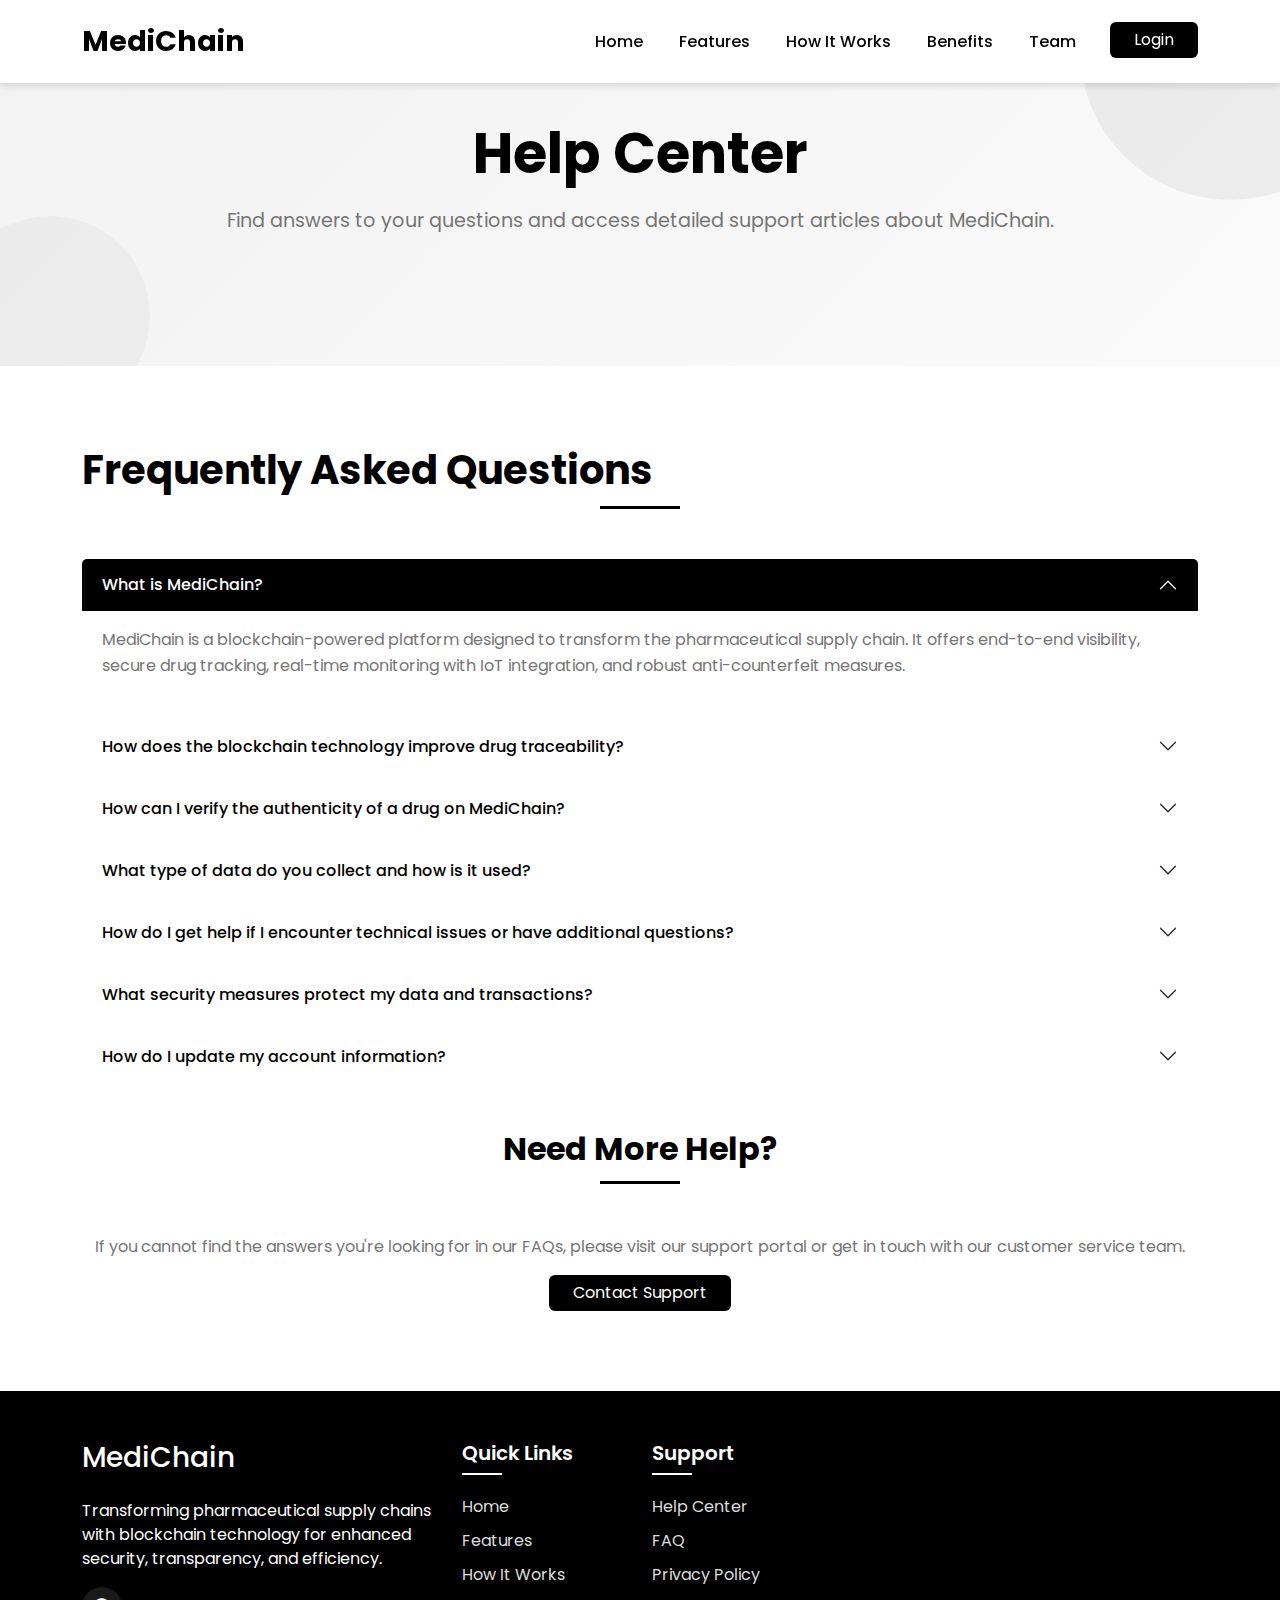
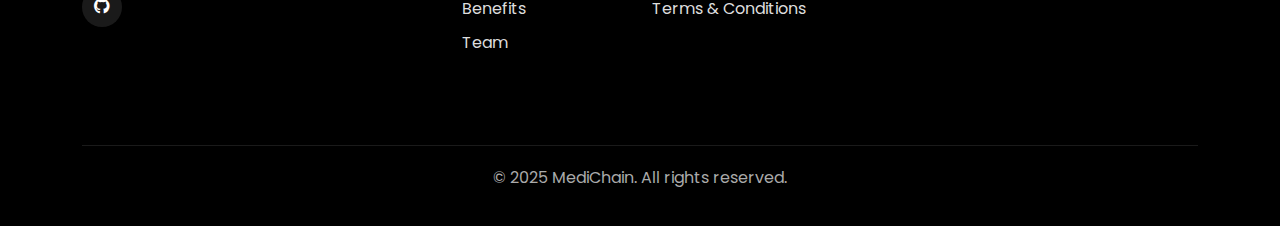
<file: help-center.html>
<!DOCTYPE html>
<html lang="en">
<head>
  <meta charset="UTF-8">
  <meta name="viewport" content="width=device-width, initial-scale=1.0">
  <title>MediChain | Help Center</title>
  <link rel="icon" href="assets/favicon.png" type="image/png">
  <!-- Bootstrap CSS -->
  <link href="https://cdn.jsdelivr.net/npm/bootstrap@5.3.0-alpha1/dist/css/bootstrap.min.css" rel="stylesheet">
  <!-- Font Awesome -->
  <link rel="stylesheet" href="https://cdnjs.cloudflare.com/ajax/libs/font-awesome/6.0.0/css/all.min.css">
  <!-- Google Fonts -->
  <link href="https://fonts.googleapis.com/css2?family=Poppins:wght@300;400;500;600;700&display=swap" rel="stylesheet">
  <style>
    :root {
      --primary: #000000;
      --primary-dark: #333333;
      --secondary: #666666;
      --dark: #000000;
      --light: #f5f5f5;
      --gray: #757575;
    }
    * {
      font-family: 'Poppins', sans-serif;
      scroll-behavior: smooth;
    }
    body {
      overflow-x: hidden;
    }
    .bg-primary-custom {
      background-color: var(--primary);
    }
    .text-primary-custom {
      color: var(--primary);
    }
    .btn-primary-custom {
      background-color: var(--primary);
      color: white;
      border: none;
      transition: all 0.3s ease;
    }
    .btn-primary-custom:hover {
      background-color: var(--primary-dark);
      transform: translateY(-3px);
      box-shadow: 0 5px 15px rgba(0, 0, 0, 0.1);
    }
    .btn-outline-primary-custom {
      border: 2px solid var(--primary);
      color: var(--primary);
      background: transparent;
      transition: all 0.3s ease;
    }
    .btn-outline-primary-custom:hover {
      background-color: var(--primary);
      color: white;
      transform: translateY(-3px);
      box-shadow: 0 5px 15px rgba(0, 0, 0, 0.1);
    }
    .navbar {
      box-shadow: 0 4px 6px rgba(0, 0, 0, 0.1);
      padding: 15px 0;
      background-color: white;
    }
    .navbar-brand {
      font-weight: 700;
      font-size: 1.8rem;
      color: var(--primary);
    }
    .nav-link {
      font-weight: 500;
      color: var(--dark) !important;
      margin: 0 10px;
      position: relative;
      transition: all 0.3s ease;
    }
    .nav-link:after {
      content: '';
      position: absolute;
      width: 0;
      height: 2px;
      background-color: var(--primary);
      bottom: 0;
      left: 0;
      transition: width 0.3s ease;
    }
    .nav-link:hover:after {
      width: 100%;
    }
    .hero {
      background: linear-gradient(135deg, rgba(0, 0, 0, 0.05) 0%, rgba(0, 0, 0, 0.02) 100%);
      padding: 120px 0 100px;
      position: relative;
      overflow: hidden;
    }
    .hero::before {
      content: '';
      position: absolute;
      width: 300px;
      height: 300px;
      border-radius: 50%;
      background-color: rgba(0, 0, 0, 0.05);
      top: -100px;
      right: -100px;
      z-index: 0;
    }
    .hero::after {
      content: '';
      position: absolute;
      width: 200px;
      height: 200px;
      border-radius: 50%;
      background-color: rgba(0, 0, 0, 0.03);
      bottom: -50px;
      left: -50px;
      z-index: 0;
    }
    .hero-content {
      position: relative;
      z-index: 1;
    }
    .hero-title {
      font-weight: 700;
      font-size: 3.5rem;
      margin-bottom: 20px;
      color: var(--dark);
    }
    .hero-description {
      font-size: 1.2rem;
      color: var(--gray);
      margin-bottom: 30px;
      max-width: 80%;
    }
    .section-title {
      font-weight: 700;
      font-size: 2.5rem;
      margin-bottom: 50px;
      color: var(--dark);
      position: relative;
      padding-bottom: 15px;
    }
    .section-title::after {
      content: '';
      position: absolute;
      bottom: 0;
      left: 50%;
      transform: translateX(-50%);
      width: 80px;
      height: 3px;
      background-color: var(--primary);
    }
    /* FAQ Accordion Styles */
    .accordion-button {
      background-color: white;
      color: var(--dark);
      font-weight: 500;
      transition: all 0.3s ease;
    }
    .accordion-button:not(.collapsed) {
      color: white;
      background-color: var(--primary);
      box-shadow: inset 0 -1px 0 rgba(0,0,0,0.125);
    }
    .accordion-item {
      border: none;
      margin-bottom: 10px;
    }
    /* Help Center Section */
    .help-section {
      padding: 80px 0;
    }
    .help-section p {
      color: var(--gray);
      line-height: 1.6;
    }
    /* Footer Styles */
    footer {
      background-color: var(--dark);
      color: white;
      padding: 50px 0 20px;
    }
    .footer-links h5 {
      font-weight: 600;
      margin-bottom: 20px;
      position: relative;
      padding-bottom: 10px;
    }
    .footer-links h5::after {
      content: '';
      position: absolute;
      bottom: 0;
      left: 0;
      width: 40px;
      height: 2px;
      background-color: white;
    }
    .footer-links ul {
      list-style: none;
      padding-left: 0;
    }
    .footer-links ul li {
      margin-bottom: 10px;
    }
    .footer-links ul li a {
      color: #ddd;
      text-decoration: none;
      transition: all 0.3s ease;
    }
    .footer-links ul li a:hover {
      color: white;
      text-decoration: none;
      padding-left: 5px;
    }
    .social-links a {
      display: inline-block;
      width: 40px;
      height: 40px;
      background-color: rgba(255,255,255,0.1);
      border-radius: 50%;
      color: white;
      text-align: center;
      line-height: 40px;
      margin-right: 10px;
      transition: all 0.3s ease;
    }
    .social-links a:hover {
      background-color: white;
      color: black;
      transform: translateY(-3px);
    }
    .copyright {
      border-top: 1px solid rgba(255,255,255,0.1);
      padding-top: 20px;
      margin-top: 50px;
      text-align: center;
      color: #aaa;
    }
    .accordion-button:not(.collapsed)::after {
        filter: brightness(0) invert(1);
    transform: var(--bs-accordion-btn-icon-transform);
}
  </style>
</head>
<body>
  <!-- Navbar -->
  <nav class="navbar navbar-expand-lg navbar-light fixed-top">
    <div class="container">
      <a class="navbar-brand" href="index.html">MediChain</a>
      <div class="d-flex gap-3">
        <button class="btn btn-primary-custom px-4 d-lg-none ms-2" onclick="window.location.href='auth.html'">Login</button>
        <button class="navbar-toggler" type="button" data-bs-toggle="collapse" 
                data-bs-target="#navbarNav" aria-controls="navbarNav" aria-expanded="false" 
                aria-label="Toggle navigation">
          <span class="navbar-toggler-icon"></span>
        </button>
      </div>
      <div class="collapse navbar-collapse" id="navbarNav">
        <ul class="navbar-nav ms-auto">
          <li class="nav-item"><a class="nav-link" href="index.html#home">Home</a></li>
          <li class="nav-item"><a class="nav-link" href="index.html#features">Features</a></li>
          <li class="nav-item"><a class="nav-link" href="index.html#how-it-works">How It Works</a></li>
          <li class="nav-item"><a class="nav-link" href="index.html#benefits">Benefits</a></li>
          <li class="nav-item"><a class="nav-link" href="index.html#team">Team</a></li>
          <li class="nav-item ms-3 d-none d-lg-block">
            <button class="btn btn-primary-custom px-4" onclick="window.location.href='auth.html'">Login</button>
          </li>
        </ul>
      </div>
    </div>
  </nav>

  <!-- Hero Section for Help Center -->
  <section class="hero" id="help-hero">
    <div class="container">
      <div class="row align-items-center">
        <div class="col-lg-12 text-center hero-content d-flex justify-content-center flex-column align-items-center">
          <h1 class="hero-title">Help Center</h1>
          <p class="hero-description">
            Find answers to your questions and access detailed support articles about MediChain.
          </p>
        </div>
      </div>
    </div>
  </section>

  <!-- Help Center Content Section -->
  <section class="help-section" id="faq">
    <div class="container">
      <h2 class="section-title">Frequently Asked Questions</h2>
      
      <!-- FAQ Accordion -->
      <div class="accordion" id="faqAccordion">
        <!-- FAQ Item 1 -->
        <div class="accordion-item">
          <h2 class="accordion-header" id="faqHeadingOne">
            <button class="accordion-button" type="button" data-bs-toggle="collapse" data-bs-target="#faqCollapseOne" aria-expanded="true" aria-controls="faqCollapseOne">
              What is MediChain?
            </button>
          </h2>
          <div id="faqCollapseOne" class="accordion-collapse collapse show" aria-labelledby="faqHeadingOne" data-bs-parent="#faqAccordion">
            <div class="accordion-body">
              <p>MediChain is a blockchain-powered platform designed to transform the pharmaceutical supply chain. It offers end-to-end visibility, secure drug tracking, real-time monitoring with IoT integration, and robust anti-counterfeit measures.</p>
            </div>
          </div>
        </div>
        
        <!-- FAQ Item 2 -->
        <div class="accordion-item">
          <h2 class="accordion-header" id="faqHeadingTwo">
            <button class="accordion-button collapsed" type="button" data-bs-toggle="collapse" data-bs-target="#faqCollapseTwo" aria-expanded="false" aria-controls="faqCollapseTwo">
              How does the blockchain technology improve drug traceability?
            </button>
          </h2>
          <div id="faqCollapseTwo" class="accordion-collapse collapse" aria-labelledby="faqHeadingTwo" data-bs-parent="#faqAccordion">
            <div class="accordion-body">
              <p>Our blockchain ledger ensures that every transaction, from drug production to delivery, is permanently recorded and cannot be tampered with. This guarantees complete transparency and accountability throughout the supply chain.</p>
            </div>
          </div>
        </div>
        
        <!-- FAQ Item 3 -->
        <div class="accordion-item">
          <h2 class="accordion-header" id="faqHeadingThree">
            <button class="accordion-button collapsed" type="button" data-bs-toggle="collapse" data-bs-target="#faqCollapseThree" aria-expanded="false" aria-controls="faqCollapseThree">
              How can I verify the authenticity of a drug on MediChain?
            </button>
          </h2>
          <div id="faqCollapseThree" class="accordion-collapse collapse" aria-labelledby="faqHeadingThree" data-bs-parent="#faqAccordion">
            <div class="accordion-body">
              <p>You can verify drug authenticity by scanning the QR code on the product packaging. This instantly retrieves the complete history of the drug as recorded on the blockchain, allowing you to confirm its legitimacy.</p>
            </div>
          </div>
        </div>
        
        <!-- FAQ Item 4 -->
        <div class="accordion-item">
          <h2 class="accordion-header" id="faqHeadingFour">
            <button class="accordion-button collapsed" type="button" data-bs-toggle="collapse" data-bs-target="#faqCollapseFour" aria-expanded="false" aria-controls="faqCollapseFour">
              What type of data do you collect and how is it used?
            </button>
          </h2>
          <div id="faqCollapseFour" class="accordion-collapse collapse" aria-labelledby="faqHeadingFour" data-bs-parent="#faqAccordion">
            <div class="accordion-body">
              <p>We collect personal details, transaction information, technical data, and IoT sensor data to process registrations, secure transactions, and monitor drug quality. All data is handled with strict security and privacy measures in place.</p>
            </div>
          </div>
        </div>
        
        <!-- FAQ Item 5 -->
        <div class="accordion-item">
          <h2 class="accordion-header" id="faqHeadingFive">
            <button class="accordion-button collapsed" type="button" data-bs-toggle="collapse" data-bs-target="#faqCollapseFive" aria-expanded="false" aria-controls="faqCollapseFive">
              How do I get help if I encounter technical issues or have additional questions?
            </button>
          </h2>
          <div id="faqCollapseFive" class="accordion-collapse collapse" aria-labelledby="faqHeadingFive" data-bs-parent="#faqAccordion">
            <div class="accordion-body">
              <p>If you experience any issues or have further questions, please contact our support team at <a href="mailto:noreply.medichain@gmail.com">noreply.medichain@gmail.com</a>.</p>
            </div>
          </div>
        </div>
        
        <!-- FAQ Item 6 -->
        <div class="accordion-item">
          <h2 class="accordion-header" id="faqHeadingSix">
            <button class="accordion-button collapsed" type="button" data-bs-toggle="collapse" data-bs-target="#faqCollapseSix" aria-expanded="false" aria-controls="faqCollapseSix">
              What security measures protect my data and transactions?
            </button>
          </h2>
          <div id="faqCollapseSix" class="accordion-collapse collapse" aria-labelledby="faqHeadingSix" data-bs-parent="#faqAccordion">
            <div class="accordion-body">
              <p>We use state-of-the-art encryption, blockchain immutability, regular security audits, and strict access controls to safeguard your data. These measures ensure that your transactions and personal information are protected against unauthorized access.</p>
            </div>
          </div>
        </div>
        
        <!-- FAQ Item 7 -->
        <div class="accordion-item">
          <h2 class="accordion-header" id="faqHeadingSeven">
            <button class="accordion-button collapsed" type="button" data-bs-toggle="collapse" data-bs-target="#faqCollapseSeven" aria-expanded="false" aria-controls="faqCollapseSeven">
              How do I update my account information?
            </button>
          </h2>
          <div id="faqCollapseSeven" class="accordion-collapse collapse" aria-labelledby="faqHeadingSeven" data-bs-parent="#faqAccordion">
            <div class="accordion-body">
              <p>You can update your account details by logging into your MediChain account and accessing the profile settings page. Follow the on-screen instructions to modify your information securely.</p>
            </div>
          </div>
        </div>
      </div> <!-- End of FAQ Accordion -->

      <!-- Additional Help Section -->
      <div class="mt-5 text-center">
        <h2 class="section-title" style="font-size:2rem;">Need More Help?</h2>
        <p>If you cannot find the answers you're looking for in our FAQs, please visit our support portal or get in touch with our customer service team.</p>
        <a href="mailto:noreply.medichain@gmail.com" class="btn btn-primary-custom px-4">Contact Support</a>
      </div>
    </div>
  </section>

  <!-- Footer -->
  <footer>
    <div class="container">
      <div class="row">
        <div class="col-lg-4 mb-4">
          <h3 class="text-white mb-4">MediChain</h3>
          <p>Transforming pharmaceutical supply chains with blockchain technology for enhanced security, transparency, and efficiency.</p>
          <div class="social-links mt-3">
            <a href="https://github.com/ThisIs-Developer/MediChain"><i class="fab fa-github"></i></a>
          </div>
        </div>
        <div class="col-lg-2 col-md-4 mb-4">
          <div class="footer-links">
            <h5>Quick Links</h5>
            <ul>
              <li><a href="index.html#home">Home</a></li>
              <li><a href="index.html#features">Features</a></li>
              <li><a href="index.html#how-it-works">How It Works</a></li>
              <li><a href="index.html#benefits">Benefits</a></li>
              <li><a href="index.html#team">Team</a></li>
            </ul>
          </div>
        </div>
        <div class="col-lg-3 col-md-4 mb-4">
          <div class="footer-links">
            <h5>Support</h5>
            <ul>
              <li><a href="help-center.html">Help Center</a></li>
              <li><a href="help-center.html#faq">FAQ</a></li>
              <li><a href="privacy-policy.html">Privacy Policy</a></li>
              <li><a href="terms-of-service.html">Terms & Conditions</a></li>
            </ul>
          </div>
        </div>
      </div>
      <div class="copyright">
        <p>&copy; 2025 MediChain. All rights reserved.</p>
      </div>
    </div>
  </footer>

  <!-- Bootstrap Bundle with Popper JS -->
  <script src="https://cdn.jsdelivr.net/npm/bootstrap@5.3.0-alpha1/dist/js/bootstrap.bundle.min.js"></script>
  <!-- Smooth Scrolling Script -->
  <script>
    document.querySelectorAll('a[href^="#"]').forEach(anchor => {
      anchor.addEventListener('click', function(e) {
        e.preventDefault();
        const targetId = this.getAttribute('href');
        if (targetId === '#') return;
        const targetElement = document.querySelector(targetId);
        if (targetElement) {
          window.scrollTo({
            top: targetElement.offsetTop - 80,
            behavior: 'smooth'
          });
        }
        // Close navbar collapse on mobile after link click
        const navbarCollapse = document.querySelector('.navbar-collapse');
        if (navbarCollapse.classList.contains('show')) {
          navbarCollapse.classList.remove('show');
        }
      });
    });

    // Navbar style update on scroll
    window.addEventListener('scroll', function() {
      const navbar = document.querySelector('.navbar');
      if (window.scrollY > 50) {
        navbar.style.padding = '10px 0';
        navbar.style.boxShadow = '0 4px 6px rgba(0,0,0,0.1)';
      } else {
        navbar.style.padding = '15px 0';
        navbar.style.boxShadow = 'none';
      }
    });
  </script>
</body>
</html>
</file>
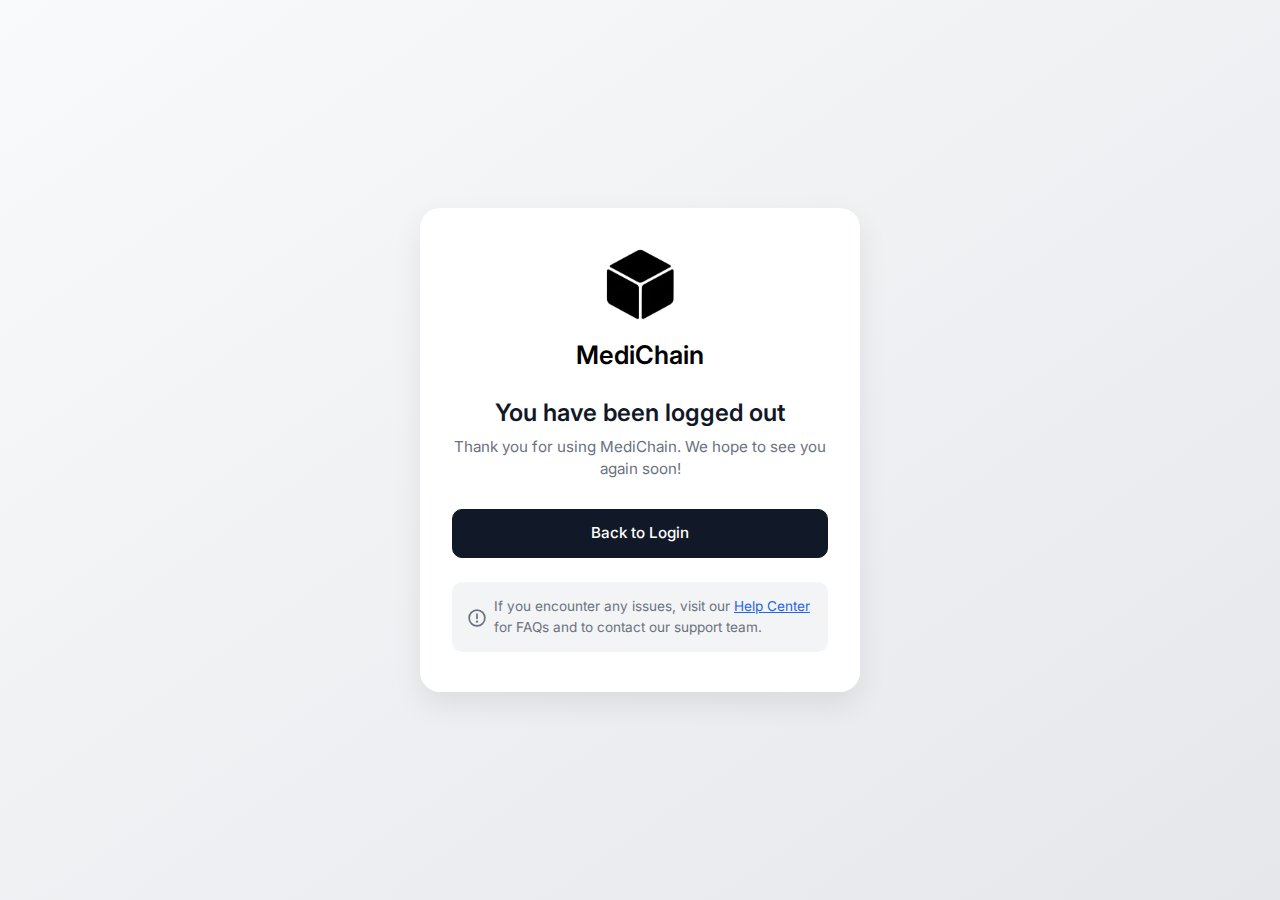
<file: logout.html>
<!DOCTYPE html>
<html lang="en">
<head>
    <meta charset="UTF-8" />
    <meta name="viewport" content="width=device-width, initial-scale=1.0"/>
    <title>Logged Out - MediChain</title>
    <link rel="icon" href="assets/favicon.png" type="image/png"/>
    <link href="https://cdnjs.cloudflare.com/ajax/libs/bootstrap/5.3.2/css/bootstrap.min.css" rel="stylesheet"/>
    <link href="https://fonts.googleapis.com/css2?family=Inter:wght@400;500;600&display=swap" rel="stylesheet"/>
    <style>
        :root {
            --primary-color: #2563eb;
            --dark-color: #111827;
            --text-muted: #6b7280;
            --bg-gradient: linear-gradient(145deg, #f9fafb, #e5e7eb);
        }

        * {
            font-family: 'Inter', sans-serif;
        }

        body {
            background: var(--bg-gradient);
            min-height: 100vh;
            display: flex;
            align-items: center;
            justify-content: center;
            padding: 2rem;
        }

        .form-container {
            max-width: 440px;
            width: 100%;
            background: white;
            border-radius: 20px;
            box-shadow: 0 12px 30px rgba(0, 0, 0, 0.08);
            padding: 2.5rem 2rem;
            text-align: center;
        }

        .logo {
            width: 72px;
            height: 72px;
            margin-bottom: 1rem;
        }

        .brand-name {
            font-size: 1.6rem;
            font-weight: 600;
            color: var(--dark-color);
            margin-bottom: 1.5rem;
        }

        h4 {
            font-weight: 600;
            color: var(--dark-color);
        }

        p {
            color: var(--text-muted);
            font-size: 0.95rem;
            margin-bottom: 1.75rem;
        }

        .btn-primary {
            background-color: var(--dark-color);
            border-color: var(--dark-color);
            font-weight: 500;
            padding: 0.75rem 1.25rem;
            font-size: 0.95rem;
            border-radius: 10px;
            transition: all 0.3s ease;
        }

        .btn-primary:hover {
            background-color: #333;
            transform: translateY(-1.5px);
        }

        .info-text {
            margin-top: 2rem;
            font-size: 0.85rem;
            color: var(--text-muted);
            padding: 0.9rem 1rem;
            background: #f3f4f6;
            border-radius: 10px;
            display: flex;
            align-items: flex-start;
            gap: 0.5rem;
            text-align: left;
        }

        .info-text svg {
            flex-shrink: 0;
            margin-top: 2px;
        }

        @media (max-width: 576px) {
            .form-container {
                padding: 2rem 1.25rem;
                margin: 1rem;
            }
        }
    </style>
</head>
<body>
    <div class="form-container">
        <img src="assets/favicon-bg.png" alt="Logo" class="logo" />
        <div class="brand-name"><a href="index.html" class="text-decoration-none" style="color: #000;">MediChain</a>
        </div>

        <h4>You have been logged out</h4>
        <p>Thank you for using MediChain. We hope to see you again soon!</p>

        <a href="auth.html" class="btn btn-primary w-100">Back to Login</a>

        <div class="info-text mt-4 d-flex align-items-center">
            <svg width="18" height="18" viewBox="0 0 16 16" fill="none" xmlns="http://www.w3.org/2000/svg">
                <circle cx="8" cy="8" r="7" stroke="#6b7280" stroke-width="1.5" fill="none"/>
                <rect x="7.25" y="4" width="1.5" height="5" fill="#6b7280"/>
                <circle cx="8" cy="11.25" r="1" fill="#6b7280"/>
            </svg>
            <div>
                If you encounter any issues, 
                visit our <a href="help-center.html" style="color: #2563eb; text-decoration: underline;">Help Center</a> for FAQs and to contact our support team.
            </div>
        </div>
        
    </div>

    <script src="https://cdnjs.cloudflare.com/ajax/libs/bootstrap/5.3.2/js/bootstrap.bundle.min.js"></script>
</body>
</html>
</file>
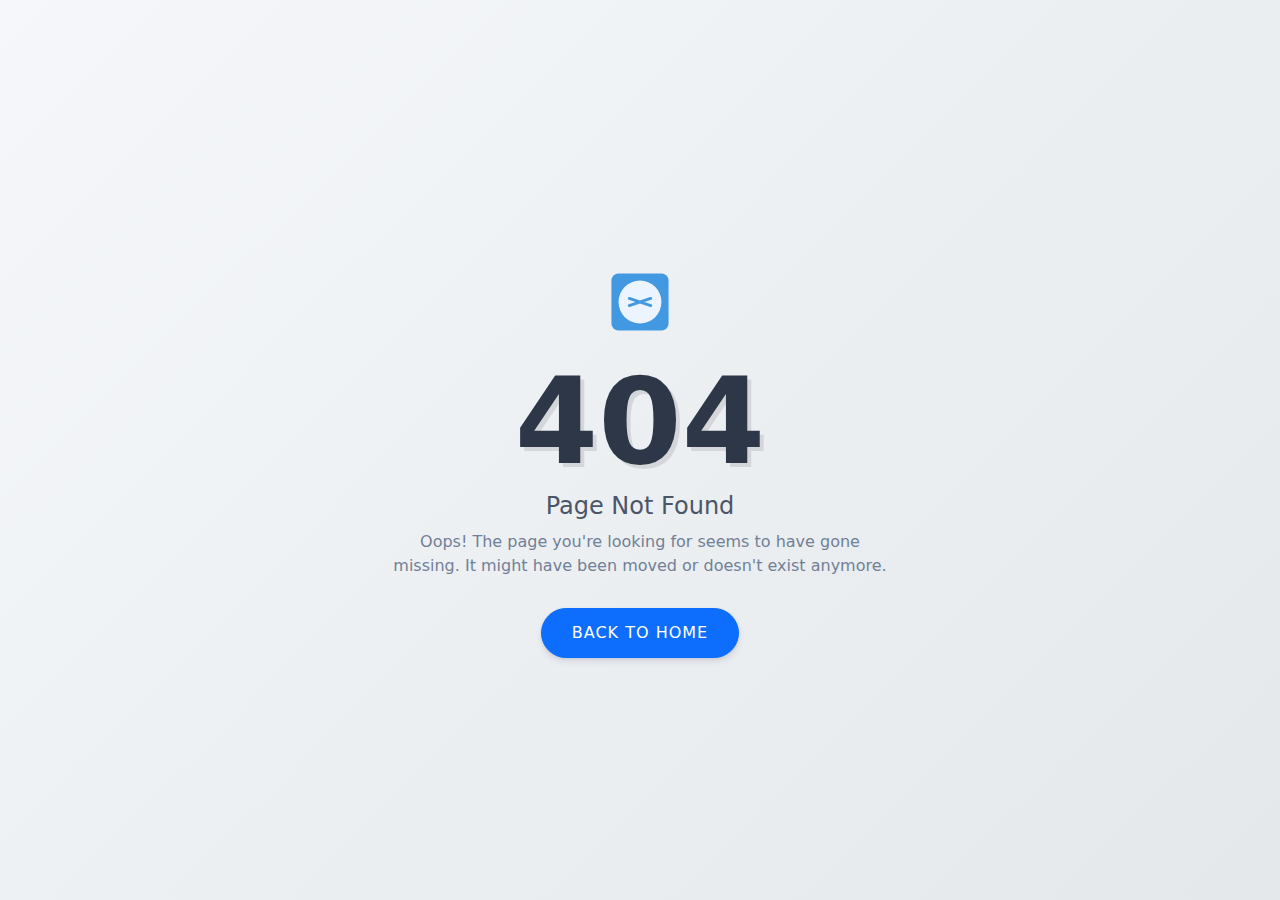
<file: page-404.html>
<!DOCTYPE html>
<html lang="en">
<head>
    <meta charset="UTF-8">
    <meta name="viewport" content="width=device-width, initial-scale=1.0">
    <title>Error 404</title>
    <link rel="icon" href="assets/favicon.png" type="image/png">
    <link href="https://cdnjs.cloudflare.com/ajax/libs/bootstrap/5.3.2/css/bootstrap.min.css" rel="stylesheet">
    <style>
        body {
            min-height: 100vh;
            margin: 0; /* Remove default margin */
            background: linear-gradient(135deg, #f5f7fa 0%, #e4e8eb 100%);
            display: flex;
            align-items: center;
            justify-content: center; /* Center the content vertically and horizontally */
        }

        .error-page {
            text-align: center;
            padding: 20px; /* Reduced padding */
        }

        .error-code {
            font-size: 120px;
            font-weight: bold;
            color: #2d3748;
            text-shadow: 4px 4px 0px rgba(0,0,0,0.1);
            margin: 10px 0; /* Reduced margin */
            line-height: 1;
        }

        .error-text {
            font-size: 24px;
            color: #4a5568;
            margin: 10px 0; /* Adjusted margin */
        }

        .error-description {
            color: #718096;
            margin-bottom: 30px;
            max-width: 500px;
            margin-left: auto;
            margin-right: auto;
        }

        .error-illustration {
            max-width: 300px;
            margin: 10px auto; /* Adjusted margin */
        }

        .btn-home {
            padding: 12px 30px;
            font-size: 16px;
            border-radius: 30px;
            text-transform: uppercase;
            letter-spacing: 1px;
            box-shadow: 0 4px 6px rgba(50, 50, 93, 0.11), 0 1px 3px rgba(0, 0, 0, 0.08);
            transition: all 0.15s ease;
        }

        .btn-home:hover {
            transform: translateY(-1px);
            box-shadow: 0 7px 14px rgba(50, 50, 93, 0.1), 0 3px 6px rgba(0, 0, 0, 0.08);
        }

        /* SVG Animations */
        .error-illustration svg {
            max-width: 100%;
            height: auto;
        }

        @keyframes float {
            0% { transform: translateY(0px); }
            50% { transform: translateY(-20px); }
            100% { transform: translateY(0px); }
        }

        .floating {
            animation: float 6s ease-in-out infinite;
        }
    </style>
</head>
<body>
    <!-- 404 Error Page -->
    <div class="container error-page" id="error404">
        <div class="error-illustration floating">
            <svg viewBox="30 30 140 140" xmlns="http://www.w3.org/2000/svg" width="100" height="100">
                <rect x="60" y="60" width="80" height="80" rx="10" fill="#4299e1"/>
                <circle cx="100" cy="100" r="30" fill="#ebf4ff"/>
                <path d="M85 95 L115 105 M85 105 L115 95" stroke="#4299e1" stroke-width="4" stroke-linecap="round"/>
            </svg>
        </div>
        <h1 class="error-code">404</h1>
        <h2 class="error-text">Page Not Found</h2>
        <p class="error-description">
            Oops! The page you're looking for seems to have gone missing. 
            It might have been moved or doesn't exist anymore.
        </p>
        <div class="d-flex justify-content-center gap-3">
            <a href="user.html" class="btn btn-primary btn-home">
                Back to Home
            </a>
        </div>
    </div>
</body>
</html>
</file>
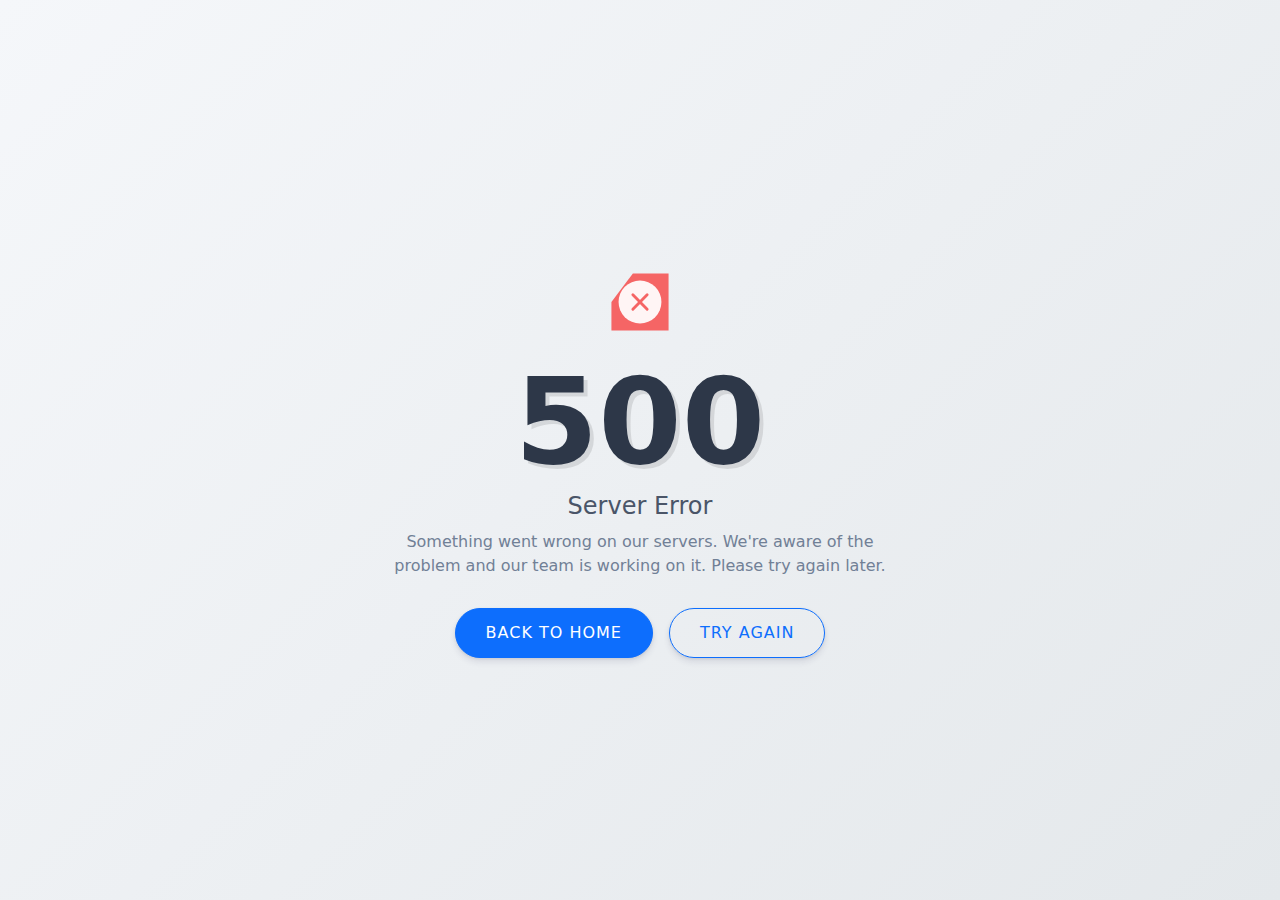
<file: page-500.html>
<!DOCTYPE html>
<html lang="en">
<head>
    <meta charset="UTF-8">
    <meta name="viewport" content="width=device-width, initial-scale=1.0">
    <title>Error 500</title>
    <link rel="icon" href="assets/favicon.png" type="image/png">
    <link href="https://cdnjs.cloudflare.com/ajax/libs/bootstrap/5.3.2/css/bootstrap.min.css" rel="stylesheet">
    <style>
      body {
          min-height: 100vh;
          margin: 0; /* Remove default margin */
          background: linear-gradient(135deg, #f5f7fa 0%, #e4e8eb 100%);
          display: flex;
          align-items: center;
          justify-content: center; /* Center the content vertically and horizontally */
      }

      .error-page {
          text-align: center;
          padding: 20px; /* Reduced padding */
      }

      .error-code {
          font-size: 120px;
          font-weight: bold;
          color: #2d3748;
          text-shadow: 4px 4px 0px rgba(0,0,0,0.1);
          margin: 10px 0; /* Reduced margin */
          line-height: 1;
      }

      .error-text {
          font-size: 24px;
          color: #4a5568;
          margin: 10px 0; /* Adjusted margin */
      }

      .error-description {
          color: #718096;
          margin-bottom: 30px;
          max-width: 500px;
          margin-left: auto;
          margin-right: auto;
      }

      .error-illustration {
          max-width: 300px;
          margin: 10px auto; /* Adjusted margin */
      }

      .btn-home {
          padding: 12px 30px;
          font-size: 16px;
          border-radius: 30px;
          text-transform: uppercase;
          letter-spacing: 1px;
          box-shadow: 0 4px 6px rgba(50, 50, 93, 0.11), 0 1px 3px rgba(0, 0, 0, 0.08);
          transition: all 0.15s ease;
      }

      .btn-home:hover {
          transform: translateY(-1px);
          box-shadow: 0 7px 14px rgba(50, 50, 93, 0.1), 0 3px 6px rgba(0, 0, 0, 0.08);
      }

      /* SVG Animations */
      .error-illustration svg {
          max-width: 100%;
          height: auto;
      }

      @keyframes float {
          0% { transform: translateY(0px); }
          50% { transform: translateY(-20px); }
          100% { transform: translateY(0px); }
      }

      .floating {
          animation: float 6s ease-in-out infinite;
      }
  </style>
</head>
<body>
    <!-- 500 Error Page -->
    <div class="container error-page" id="error500">
        <div class="error-illustration floating">
            <svg viewBox="30 30 140 140" xmlns="http://www.w3.org/2000/svg" width="100" height="100">
                <path d="M60 100 L90 60 L140 60 L140 140 L60 140 Z" fill="#f56565"/>
                <circle cx="100" cy="100" r="30" fill="#fff5f5"/>
                <path d="M90 90 L110 110 M90 110 L110 90" stroke="#f56565" stroke-width="4" stroke-linecap="round"/>
            </svg>
        </div>
        
        <h1 class="error-code">500</h1>
        <h2 class="error-text">Server Error</h2>
        <p class="error-description">
            Something went wrong on our servers. We're aware of the problem 
            and our team is working on it. Please try again later.
        </p>
        <div class="d-flex justify-content-center gap-3">
            <a href="user.html" class="btn btn-primary btn-home">
                Back to Home
            </a>
            <button onclick="location.reload()" class="btn btn-outline-primary btn-home">
                Try Again
            </button>
        </div>
    </div>
</body>
</html>
</file>
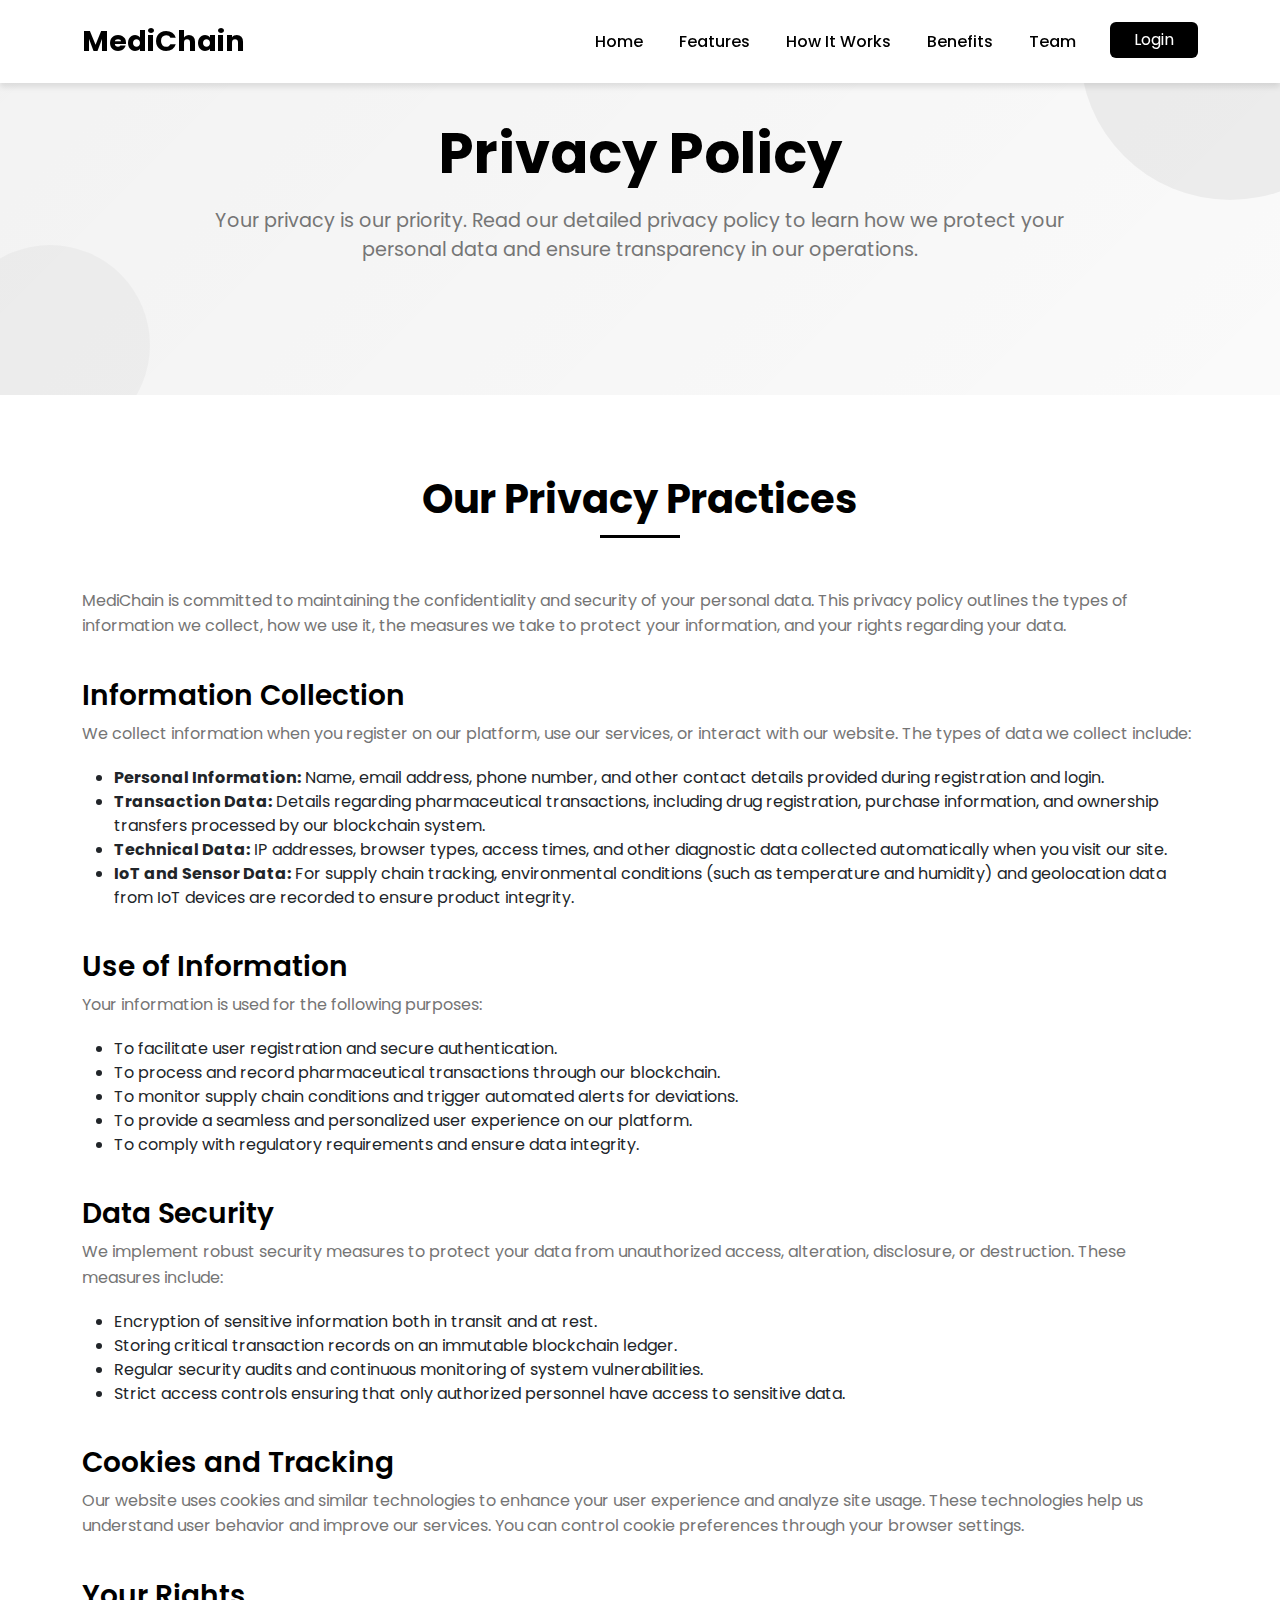
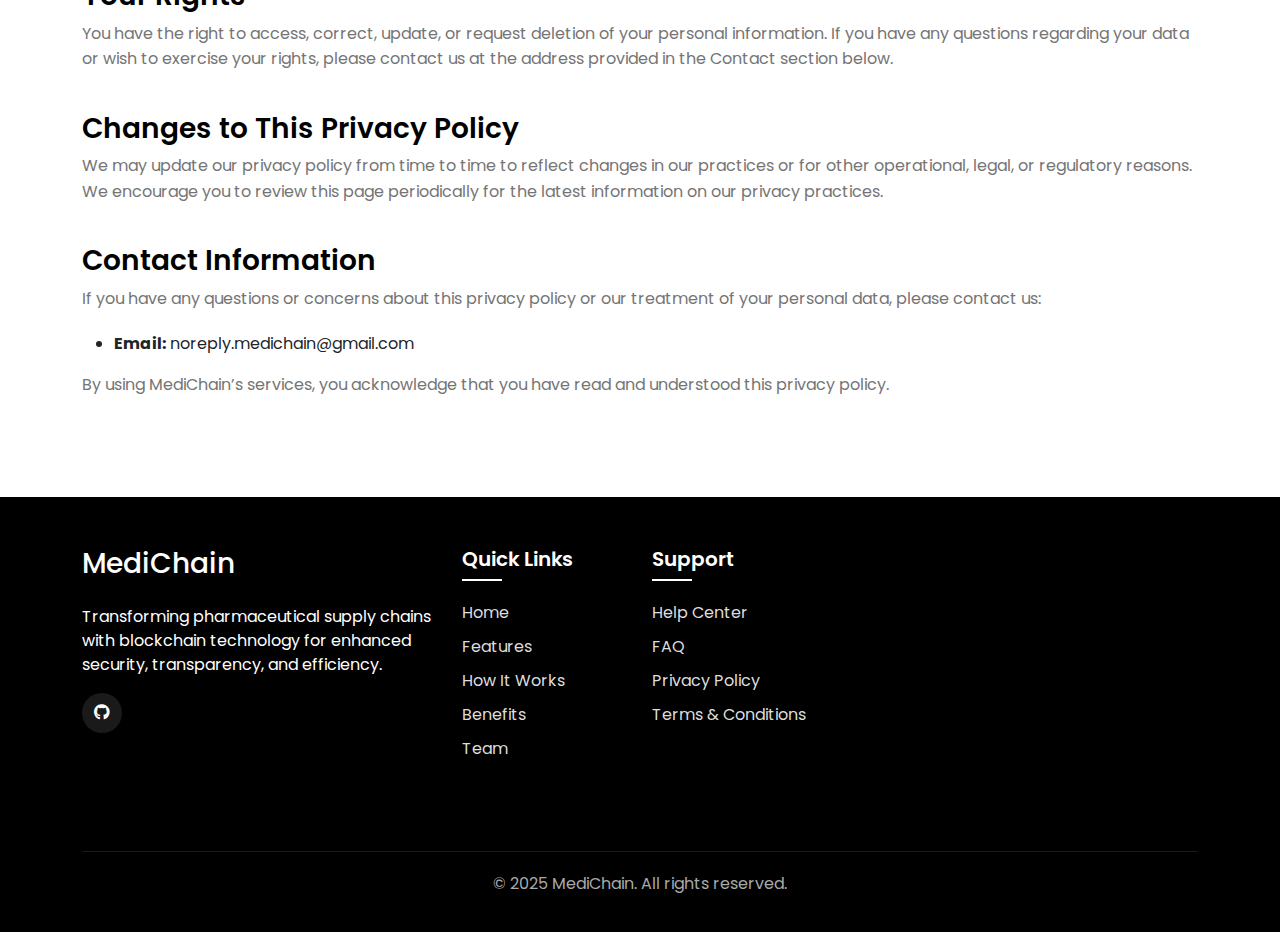
<file: privacy-policy.html>
<!DOCTYPE html>
<html lang="en">
<head>
  <meta charset="UTF-8">
  <meta name="viewport" content="width=device-width, initial-scale=1.0">
  <title>MediChain | Privacy Policy</title>
  <link rel="icon" href="assets/favicon.png" type="image/png">
  <!-- Bootstrap CSS -->
  <link href="https://cdn.jsdelivr.net/npm/bootstrap@5.3.0-alpha1/dist/css/bootstrap.min.css" rel="stylesheet">
  <!-- Font Awesome -->
  <link rel="stylesheet" href="https://cdnjs.cloudflare.com/ajax/libs/font-awesome/6.0.0/css/all.min.css">
  <!-- Google Fonts -->
  <link href="https://fonts.googleapis.com/css2?family=Poppins:wght@300;400;500;600;700&display=swap" rel="stylesheet">
  <style>
    :root {
      --primary: #000000;
      --primary-dark: #333333;
      --secondary: #666666;
      --dark: #000000;
      --light: #f5f5f5;
      --gray: #757575;
    }
    * {
      font-family: 'Poppins', sans-serif;
      scroll-behavior: smooth;
    }
    body {
      overflow-x: hidden;
    }
    .bg-primary-custom {
      background-color: var(--primary);
    }
    .text-primary-custom {
      color: var(--primary);
    }
    .btn-primary-custom {
      background-color: var(--primary);
      color: white;
      border: none;
      transition: all 0.3s ease;
    }
    .btn-primary-custom:hover {
      background-color: var(--primary-dark);
      transform: translateY(-3px);
      box-shadow: 0 5px 15px rgba(0, 0, 0, 0.1);
    }
    .btn-outline-primary-custom {
      border: 2px solid var(--primary);
      color: var(--primary);
      background: transparent;
      transition: all 0.3s ease;
    }
    .btn-outline-primary-custom:hover {
      background-color: var(--primary);
      color: white;
      transform: translateY(-3px);
      box-shadow: 0 5px 15px rgba(0, 0, 0, 0.1);
    }
    .navbar {
      box-shadow: 0 4px 6px rgba(0, 0, 0, 0.1);
      padding: 15px 0;
      background-color: white;
    }
    .navbar-brand {
      font-weight: 700;
      font-size: 1.8rem;
      color: var(--primary);
    }
    .nav-link {
      font-weight: 500;
      color: var(--dark) !important;
      margin: 0 10px;
      position: relative;
      transition: all 0.3s ease;
    }
    .nav-link:after {
      content: '';
      position: absolute;
      width: 0;
      height: 2px;
      background-color: var(--primary);
      bottom: 0;
      left: 0;
      transition: width 0.3s ease;
    }
    .nav-link:hover:after {
      width: 100%;
    }
    .hero {
      background: linear-gradient(135deg, rgba(0, 0, 0, 0.05) 0%, rgba(0, 0, 0, 0.02) 100%);
      padding: 120px 0 100px;
      position: relative;
      overflow: hidden;
    }
    .hero::before {
      content: '';
      position: absolute;
      width: 300px;
      height: 300px;
      border-radius: 50%;
      background-color: rgba(0, 0, 0, 0.05);
      top: -100px;
      right: -100px;
      z-index: 0;
    }
    .hero::after {
      content: '';
      position: absolute;
      width: 200px;
      height: 200px;
      border-radius: 50%;
      background-color: rgba(0, 0, 0, 0.03);
      bottom: -50px;
      left: -50px;
      z-index: 0;
    }
    .hero-content {
      position: relative;
      z-index: 1;
    }
    .hero-title {
      font-weight: 700;
      font-size: 3.5rem;
      margin-bottom: 20px;
      color: var(--dark);
    }
    .hero-description {
      font-size: 1.2rem;
      color: var(--gray);
      margin-bottom: 30px;
      max-width: 80%;
    }
    .section-title {
      font-weight: 700;
      font-size: 2.5rem;
      margin-bottom: 50px;
      color: var(--dark);
      position: relative;
      padding-bottom: 15px;
    }
    .section-title::after {
      content: '';
      position: absolute;
      bottom: 0;
      left: 50%;
      transform: translateX(-50%);
      width: 80px;
      height: 3px;
      background-color: var(--primary);
    }
    footer {
      background-color: var(--dark);
      color: white;
      padding: 50px 0 20px;
    }
    .footer-links h5 {
      font-weight: 600;
      margin-bottom: 20px;
      position: relative;
      padding-bottom: 10px;
    }
    .footer-links h5::after {
      content: '';
      position: absolute;
      bottom: 0;
      left: 0;
      width: 40px;
      height: 2px;
      background-color: white;
    }
    .footer-links ul {
      list-style: none;
      padding-left: 0;
    }
    .footer-links ul li {
      margin-bottom: 10px;
    }
    .footer-links ul li a {
      color: #ddd;
      text-decoration: none;
      transition: all 0.3s ease;
    }
    .footer-links ul li a:hover {
      color: white;
      text-decoration: none;
      padding-left: 5px;
    }
    .social-links a {
      display: inline-block;
      width: 40px;
      height: 40px;
      background-color: rgba(255, 255, 255, 0.1);
      border-radius: 50%;
      color: white;
      text-align: center;
      line-height: 40px;
      margin-right: 10px;
      transition: all 0.3s ease;
    }
    .social-links a:hover {
      background-color: white;
      color: black;
      transform: translateY(-3px);
    }
    .copyright {
      border-top: 1px solid rgba(255, 255, 255, 0.1);
      padding-top: 20px;
      margin-top: 50px;
      text-align: center;
      color: #aaa;
    }
    /* Additional styling for Privacy Policy sections */
    .privacy-section {
      padding: 80px 0;
    }
    .privacy-section h3 {
      font-weight: 600;
      margin-top: 40px;
      color: var(--primary);
    }
    .privacy-section p {
      margin-bottom: 20px;
      line-height: 1.6;
      color: var(--gray);
    }
  </style>
</head>
<body>
  <!-- Navbar -->
  <nav class="navbar navbar-expand-lg navbar-light fixed-top">
    <div class="container">
      <a class="navbar-brand" href="index.html">MediChain</a>
      <div class="d-flex gap-3">
        <button class="btn btn-primary-custom px-4 d-lg-none ms-2" onclick="window.location.href='auth.html'">Login</button>
        <button class="navbar-toggler" type="button" data-bs-toggle="collapse" data-bs-target="#navbarNav" 
          aria-controls="navbarNav" aria-expanded="false" aria-label="Toggle navigation">
          <span class="navbar-toggler-icon"></span>
        </button>
      </div>
      <div class="collapse navbar-collapse" id="navbarNav">
        <ul class="navbar-nav ms-auto">
          <li class="nav-item"><a class="nav-link" href="index.html#home">Home</a></li>
          <li class="nav-item"><a class="nav-link" href="index.html#features">Features</a></li>
          <li class="nav-item"><a class="nav-link" href="index.html#how-it-works">How It Works</a></li>
          <li class="nav-item"><a class="nav-link" href="index.html#benefits">Benefits</a></li>
          <li class="nav-item"><a class="nav-link" href="index.html#team">Team</a></li>
          <li class="nav-item ms-3 d-none d-lg-block">
            <button class="btn btn-primary-custom px-4" onclick="window.location.href='auth.html'">Login</button>
          </li>
        </ul>
      </div>
    </div>
  </nav>

  <!-- Hero Section for Privacy Policy -->
  <section class="hero" id="privacy-hero">
    <div class="container">
      <div class="row align-items-center">
        <div class="col-lg-12 text-center hero-content d-flex justify-content-center flex-column align-items-center">
          <h1 class="hero-title">Privacy Policy</h1>
          <p class="hero-description">Your privacy is our priority. Read our detailed privacy policy to learn how we protect your personal data and ensure transparency in our operations.</p>
        </div>
      </div>
    </div>
  </section>

  <!-- Privacy Policy Details -->
  <section class="privacy-section">
    <div class="container">
      <h2 class="text-center section-title">Our Privacy Practices</h2>
      <p>MediChain is committed to maintaining the confidentiality and security of your personal data. This privacy policy outlines the types of information we collect, how we use it, the measures we take to protect your information, and your rights regarding your data.</p>
      
      <!-- Section: Information Collection -->
      <h3>Information Collection</h3>
      <p>
        We collect information when you register on our platform, use our services, or interact with our website. The types of data we collect include:
      </p>
      <ul>
        <li><strong>Personal Information:</strong> Name, email address, phone number, and other contact details provided during registration and login.</li>
        <li><strong>Transaction Data:</strong> Details regarding pharmaceutical transactions, including drug registration, purchase information, and ownership transfers processed by our blockchain system.</li>
        <li><strong>Technical Data:</strong> IP addresses, browser types, access times, and other diagnostic data collected automatically when you visit our site.</li>
        <li><strong>IoT and Sensor Data:</strong> For supply chain tracking, environmental conditions (such as temperature and humidity) and geolocation data from IoT devices are recorded to ensure product integrity.</li>
      </ul>
      
      <!-- Section: Use of Information -->
      <h3>Use of Information</h3>
      <p>
        Your information is used for the following purposes:
      </p>
      <ul>
        <li>To facilitate user registration and secure authentication.</li>
        <li>To process and record pharmaceutical transactions through our blockchain.</li>
        <li>To monitor supply chain conditions and trigger automated alerts for deviations.</li>
        <li>To provide a seamless and personalized user experience on our platform.</li>
        <li>To comply with regulatory requirements and ensure data integrity.</li>
      </ul>
      
      <!-- Section: Data Security -->
      <h3>Data Security</h3>
      <p>
        We implement robust security measures to protect your data from unauthorized access, alteration, disclosure, or destruction. These measures include:
      </p>
      <ul>
        <li>Encryption of sensitive information both in transit and at rest.</li>
        <li>Storing critical transaction records on an immutable blockchain ledger.</li>
        <li>Regular security audits and continuous monitoring of system vulnerabilities.</li>
        <li>Strict access controls ensuring that only authorized personnel have access to sensitive data.</li>
      </ul>
      
      <!-- Section: Cookies and Tracking -->
      <h3>Cookies and Tracking</h3>
      <p>
        Our website uses cookies and similar technologies to enhance your user experience and analyze site usage. These technologies help us understand user behavior and improve our services. You can control cookie preferences through your browser settings.
      </p>
      
      <!-- Section: User Rights -->
      <h3>Your Rights</h3>
      <p>
        You have the right to access, correct, update, or request deletion of your personal information. If you have any questions regarding your data or wish to exercise your rights, please contact us at the address provided in the Contact section below.
      </p>
      
      <!-- Section: Changes to This Privacy Policy -->
      <h3>Changes to This Privacy Policy</h3>
      <p>
        We may update our privacy policy from time to time to reflect changes in our practices or for other operational, legal, or regulatory reasons. We encourage you to review this page periodically for the latest information on our privacy practices.
      </p>
      
      <!-- Section: Contact Information -->
      <h3>Contact Information</h3>
      <p>
        If you have any questions or concerns about this privacy policy or our treatment of your personal data, please contact us:
      </p>
      <ul>
        <li><strong>Email:</strong> noreply.medichain@gmail.com</li>
      </ul>
      
      <p>
        By using MediChain’s services, you acknowledge that you have read and understood this privacy policy.
      </p>
    </div>
  </section>

  <!-- Footer -->
  <footer>
    <div class="container">
      <div class="row">
        <div class="col-lg-4 mb-4">
          <h3 class="text-white mb-4">MediChain</h3>
          <p>Transforming pharmaceutical supply chains with blockchain technology for enhanced security, transparency, and efficiency.</p>
          <div class="social-links mt-3">
            <a href="https://github.com/ThisIs-Developer/MediChain"><i class="fab fa-github"></i></a>
          </div>
        </div>
        <div class="col-lg-2 col-md-4 mb-4">
          <div class="footer-links">
            <h5>Quick Links</h5>
            <ul>
              <li><a href="index.html#home">Home</a></li>
              <li><a href="index.html#features">Features</a></li>
              <li><a href="index.html#how-it-works">How It Works</a></li>
              <li><a href="index.html#benefits">Benefits</a></li>
              <li><a href="index.html#team">Team</a></li>
            </ul>
          </div>
        </div>
        <div class="col-lg-3 col-md-4 mb-4">
          <div class="footer-links">
            <h5>Support</h5>
            <ul>
              <li><a href="help-center.html">Help Center</a></li>
              <li><a href="help-center.html#faq">FAQ</a></li>
              <li><a href="privacy-policy.html">Privacy Policy</a></li>
              <li><a href="terms-of-service.html">Terms & Conditions</a></li>
            </ul>
          </div>
        </div>
      </div>
      <div class="copyright">
        <p>&copy; 2025 MediChain. All rights reserved.</p>
      </div>
    </div>
  </footer>

  <!-- Bootstrap Bundle with Popper -->
  <script src="https://cdn.jsdelivr.net/npm/bootstrap@5.3.0-alpha1/dist/js/bootstrap.bundle.min.js"></script>
  <!-- Smooth Scrolling Script -->
  <script>
    document.querySelectorAll('a[href^="#"]').forEach(anchor => {
      anchor.addEventListener('click', function(e) {
        e.preventDefault();
        const targetId = this.getAttribute('href');
        if (targetId === '#') return;
        const targetElement = document.querySelector(targetId);
        if (targetElement) {
          window.scrollTo({
            top: targetElement.offsetTop - 80,
            behavior: 'smooth'
          });
        }
        // Close navbar collapse on mobile when link is clicked
        const navbarCollapse = document.querySelector('.navbar-collapse');
        if (navbarCollapse.classList.contains('show')) {
          navbarCollapse.classList.remove('show');
        }
      });
    });

    // Navbar background change on scroll
    window.addEventListener('scroll', function() {
      const navbar = document.querySelector('.navbar');
      if (window.scrollY > 50) {
        navbar.style.padding = '10px 0';
        navbar.style.boxShadow = '0 4px 6px rgba(0, 0, 0, 0.1)';
      } else {
        navbar.style.padding = '15px 0';
        navbar.style.boxShadow = 'none';
      }
    });
  </script>
</body>
</html>
</file>
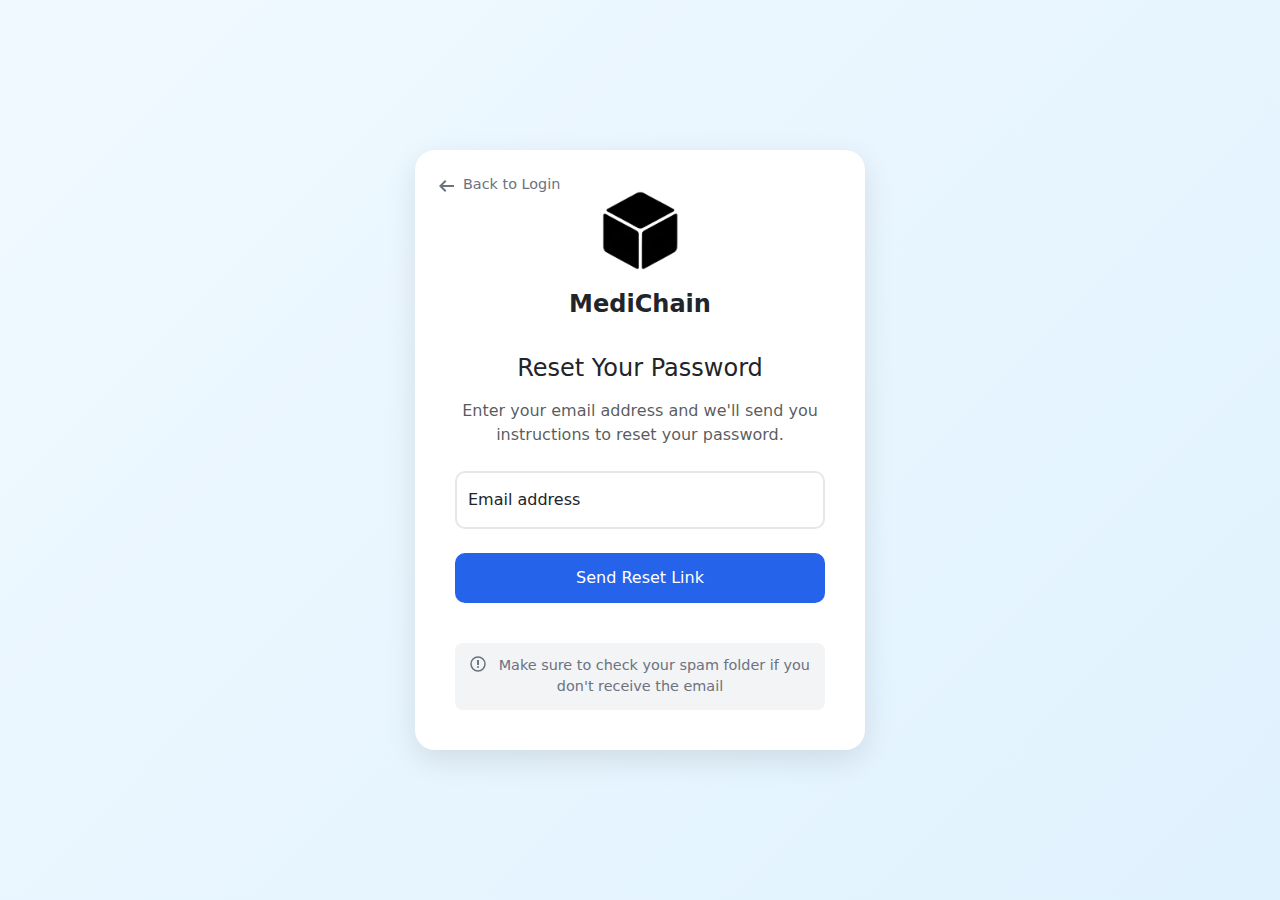
<file: reset.html>
<!DOCTYPE html>
<html lang="en">
<head>
    <meta charset="UTF-8">
    <meta name="viewport" content="width=device-width, initial-scale=1.0">
    <title>Forgot Password</title>
    <link rel="icon" href="assets/favicon.png" type="image/png">
    <link href="https://cdnjs.cloudflare.com/ajax/libs/bootstrap/5.3.2/css/bootstrap.min.css" rel="stylesheet">
    <link href="https://cdnjs.cloudflare.com/ajax/libs/animate.css/4.1.1/animate.min.css" rel="stylesheet">
    <link rel="stylesheet" href="https://fonts.googleapis.com/css2?family=Material+Symbols+Outlined:opsz,wght,FILL,GRAD@20..48,100..700,0..1,-50..200&icon_names=error" />
    <style>
        :root {
            --primary-color: #2563eb;
            --secondary-color: #1e40af;
            --accent-color: #60a5fa;
            --success-checkmark-color: #28a745;
        }

        html, body {
            height: 100%;
            margin: 0;
            background: linear-gradient(135deg, #f0f9ff 0%, #e0f2fe 100%);
        }

        .container {
            height: 100%;
            display: flex;
            align-items: center;
            justify-content: center;
            padding: 2rem 0;
        }

        .form-container {
            background: white;
            padding: 2.5rem;
            border-radius: 20px;
            box-shadow: 0 10px 30px rgba(0,0,0,0.1);
            width: 100%;
            max-width: 450px;
            position: relative;
        }

        .logo-container {
            text-align: center;
            margin-bottom: 2rem;
        }

        .logo {
            width: 80px;
            height: 80px;
            margin-bottom: 1rem;
        }

        .brand-name {
            font-size: 1.5rem;
            font-weight: 600;
            margin-bottom: 0.5rem;
        }

        .back-link {
            position: absolute;
            top: 1.5rem;
            left: 1.5rem;
            color: #6b7280;
            text-decoration: none;
            display: flex;
            align-items: center;
            gap: 0.5rem;
            font-size: 0.9rem;
            transition: all 0.3s ease;
        }

        .back-link:hover {
            color: var(--primary-color);
        }

        .back-link svg {
            fill: currentColor;
        }

        .form-floating {
            margin-bottom: 1.25rem;
        }

        .form-control {
            border: 2px solid #e5e7eb;
            border-radius: 10px;
            transition: all 0.3s ease;
        }

        .form-control:focus {
            border-color: var(--accent-color);
            box-shadow: 0 0 0 0.25rem rgba(96, 165, 250, 0.25);
        }

        .btn-primary {
            background-color: var(--primary-color);
            border: none;
            padding: 0.8rem;
            border-radius: 10px;
            font-weight: 500;
            transition: all 0.3s ease;
        }

        .btn-primary:hover {
            background-color: var(--secondary-color);
            transform: translateY(-1px);
        }

        .btn-outline-primary {
            color: var(--primary-color);
            border-color: var(--primary-color);
            border-radius: 10px;
            padding: 0.8rem;
            font-weight: 500;
            transition: all 0.3s ease;
        }

        .btn-outline-primary:hover {
            background-color: var(--primary-color);
            border-color: var(--primary-color);
            transform: translateY(-1px);
        }

        .success-checkmark {
            width: 80px;
            height: 80px;
            margin: 0 auto 1.5rem;
            display: block;
            animation: breath 2s infinite; /* Breathing effect */
        }

        @keyframes breath {
            0%, 100% {
                transform: scale(1);
            }
            50% {
                transform: scale(1.1);
            }
        }

        .success-checkmark circle {
            fill: var(--success-checkmark-color);
        }

        .success-checkmark path {
            fill: none;
            stroke: #fff;
            stroke-width: 6;
            stroke-linecap: round;
            stroke-linejoin: round;
        }

        .info-text {
            color: #6b7280;
            font-size: 0.9rem;
            text-align: center;
            margin-top: 1.5rem;
            padding: 0.75rem;
            background: #f3f4f6;
            border-radius: 8px;
        }

        @media (max-height: 700px) {
            .container {
                padding: 1rem 0;
            }
            .form-container {
                padding: 2rem;
            }
            .logo {
                width: 60px;
                height: 60px;
                margin-bottom: 0.75rem;
            }
        }
        @media (max-width: 576px) {
            .form-container {
                margin: 1rem;
                padding: 1.5rem;
            }
        }
    </style>
</head>
<body>
    <div class="container">
        <!-- Password Reset Request Form -->
        <div class="form-container animate__animated animate__fadeIn" id="requestForm">
            <a href="auth.html" class="back-link">
                <svg width="16" height="16" viewBox="0 0 16 16">
                    <path d="M15 8H3.83l3.58-3.59L6 3l-6 6 6 6 1.41-1.41L3.83 10H15z"/>
                </svg>
                Back to Login
            </a>

            <div class="logo-container">
                <img src="assets/favicon-bg.png" alt="Logo" class="logo" />
                <div class="brand-name">MediChain</div>
            </div>     

            <h4 class="text-center mb-3">Reset Your Password</h4>
            <p class="text-muted text-center mb-4">
                Enter your email address and we'll send you instructions to reset your password.
            </p>

            <form onsubmit="event.preventDefault(); showSuccess();">
                <div class="form-floating mb-4">
                    <input type="email" class="form-control" id="email" placeholder="name@example.com" required>
                    <label for="email">Email address</label>
                </div>

                <button type="submit" class="btn btn-primary w-100 btn-submit mb-3">
                    Send Reset Link
                </button>

                <div class="info-text">
                    <svg width="16" height="16" viewBox="0 0 16 16" fill="currentColor" class="me-2" style="vertical-align: -2px;">
                        <circle cx="8" cy="8" r="7" stroke="currentColor" stroke-width="1.5" fill="none"/>
                        <rect x="7" y="4" width="2" height="5" fill="currentColor"/>
                        <circle cx="8" cy="11" r="1" fill="currentColor"/>
                    </svg>
                    Make sure to check your spam folder if you don't receive the email
                </div>
            </form>
        </div>

        <!-- Success Message -->
        <div class="form-container animate__animated animate__fadeIn" id="successMessage" style="display: none;">
            <div class="text-center">
                <svg class="success-checkmark" viewBox="0 0 100 100">
                    <circle cx="50" cy="50" r="40" fill="none" stroke="var(--success-checkmark-color)" stroke-width="5"/>
                    <path d="M30 50 L45 65 L70 35" fill="none" stroke="#fff" stroke-width="6" stroke-linecap="round" stroke-linejoin="round"/>
                </svg>
                <h4 class="text-center mb-3">Check Your Email</h4>
                <p class="text-center text-muted mb-4">
                    We've sent password reset instructions to your email address.
                    The link will expire in 30 minutes.
                </p>
            </div>

            <div class="d-grid gap-3">
                <button onclick="showRequestForm()" class="btn btn-outline-primary btn-submit">
                    Didn't receive the email?
                </button>
                <a href="auth.html" class="btn btn-primary btn-submit">
                    Back to Login
                </a>
            </div>

            <div class="info-text">
                <svg width="16" height="16" viewBox="0 0 16 16" fill="currentColor" class="me-2" style="vertical-align: -2px;">
                    <circle cx="8" cy="8" r="7" stroke="currentColor" stroke-width="1.5" fill="none"/>
                    <rect x="7" y="4" width="2" height="5" fill="currentColor"/>
                    <circle cx="8" cy="11" r="1" fill="currentColor"/>
                </svg>             
                If you don't see the email, check your spam folder
            </div>
        </div>
    </div>

    <script>
        function showRequestForm() {
            document.getElementById('requestForm').style.display = 'block';
            document.getElementById('successMessage').style.display = 'none';
        }

        function showSuccess() {
            document.getElementById('requestForm').style.display = 'none';
            document.getElementById('successMessage').style.display = 'block';
        }
    </script>
</body>
</html>
</file>
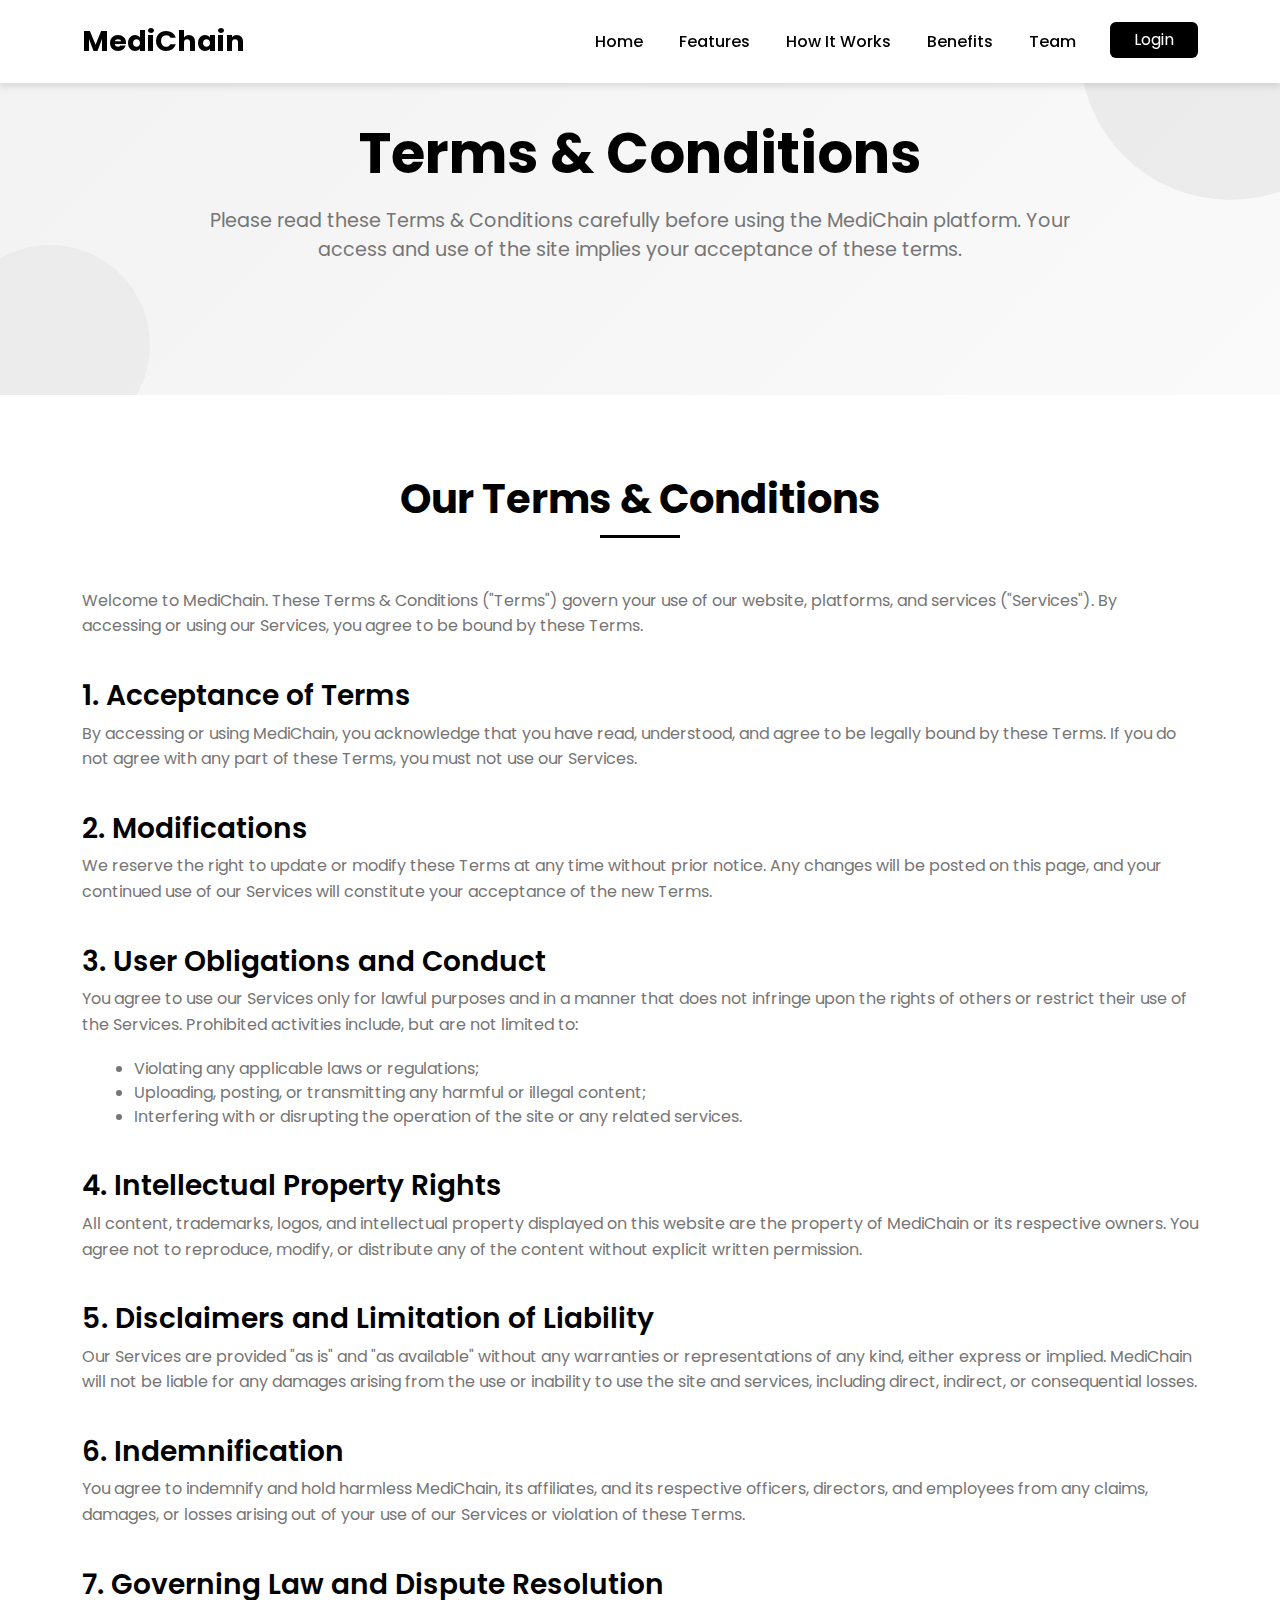
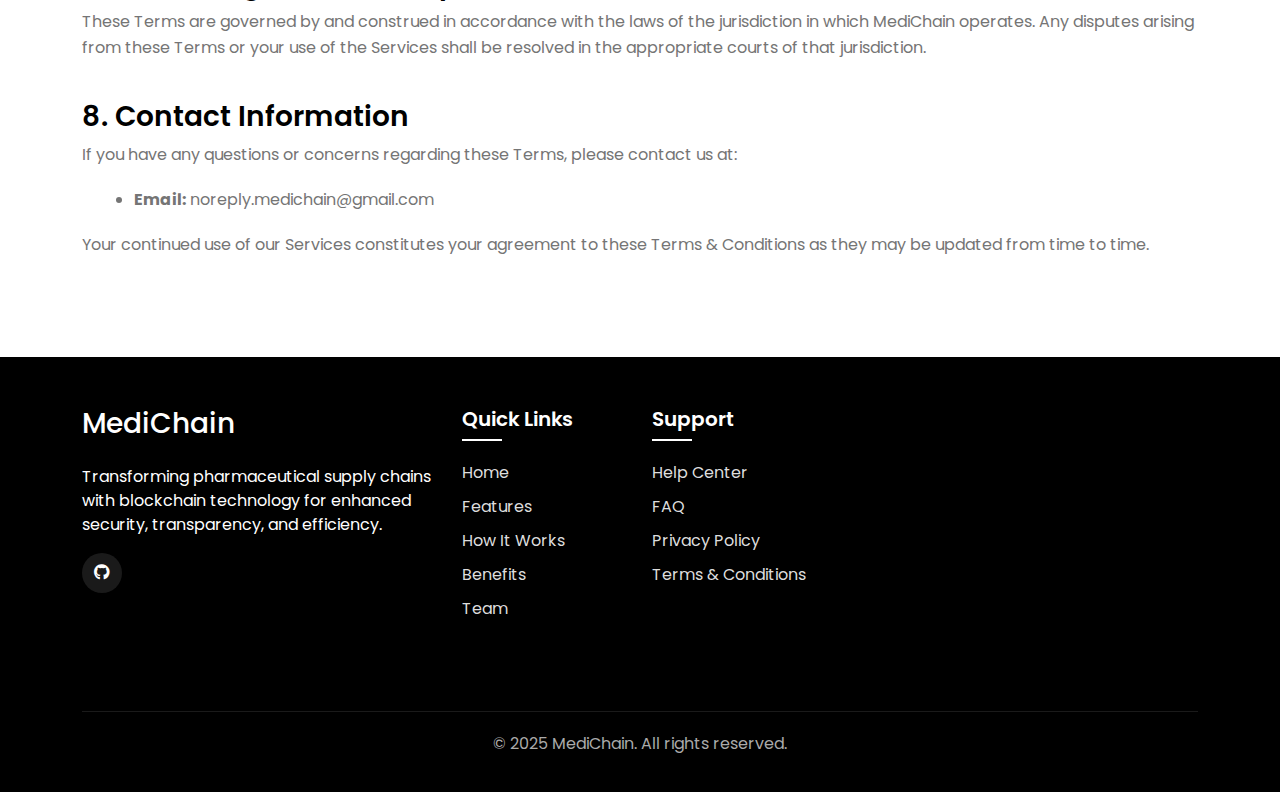
<file: terms-of-service.html>
<!DOCTYPE html>
<html lang="en">
<head>
  <meta charset="UTF-8">
  <meta name="viewport" content="width=device-width, initial-scale=1.0">
  <title>MediChain | Terms of Service</title>
  <link rel="icon" href="assets/favicon.png" type="image/png">
  <!-- Bootstrap CSS -->
  <link href="https://cdn.jsdelivr.net/npm/bootstrap@5.3.0-alpha1/dist/css/bootstrap.min.css" rel="stylesheet">
  <!-- Font Awesome -->
  <link rel="stylesheet" href="https://cdnjs.cloudflare.com/ajax/libs/font-awesome/6.0.0/css/all.min.css">
  <!-- Google Fonts -->
  <link href="https://fonts.googleapis.com/css2?family=Poppins:wght@300;400;500;600;700&display=swap" rel="stylesheet">
  <style>
    :root {
      --primary: #000000;
      --primary-dark: #333333;
      --secondary: #666666;
      --dark: #000000;
      --light: #f5f5f5;
      --gray: #757575;
    }
    * {
      font-family: 'Poppins', sans-serif;
      scroll-behavior: smooth;
    }
    body {
      overflow-x: hidden;
    }
    .bg-primary-custom {
      background-color: var(--primary);
    }
    .text-primary-custom {
      color: var(--primary);
    }
    .btn-primary-custom {
      background-color: var(--primary);
      color: white;
      border: none;
      transition: all 0.3s ease;
    }
    .btn-primary-custom:hover {
      background-color: var(--primary-dark);
      transform: translateY(-3px);
      box-shadow: 0 5px 15px rgba(0, 0, 0, 0.1);
    }
    .btn-outline-primary-custom {
      border: 2px solid var(--primary);
      color: var(--primary);
      background: transparent;
      transition: all 0.3s ease;
    }
    .btn-outline-primary-custom:hover {
      background-color: var(--primary);
      color: white;
      transform: translateY(-3px);
      box-shadow: 0 5px 15px rgba(0, 0, 0, 0.1);
    }
    .navbar {
      box-shadow: 0 4px 6px rgba(0, 0, 0, 0.1);
      padding: 15px 0;
      background-color: white;
    }
    .navbar-brand {
      font-weight: 700;
      font-size: 1.8rem;
      color: var(--primary);
    }
    .nav-link {
      font-weight: 500;
      color: var(--dark) !important;
      margin: 0 10px;
      position: relative;
      transition: all 0.3s ease;
    }
    .nav-link:after {
      content: '';
      position: absolute;
      width: 0;
      height: 2px;
      background-color: var(--primary);
      bottom: 0;
      left: 0;
      transition: width 0.3s ease;
    }
    .nav-link:hover:after {
      width: 100%;
    }
    .hero {
      background: linear-gradient(135deg, rgba(0, 0, 0, 0.05) 0%, rgba(0, 0, 0, 0.02) 100%);
      padding: 120px 0 100px;
      position: relative;
      overflow: hidden;
    }
    .hero::before {
      content: '';
      position: absolute;
      width: 300px;
      height: 300px;
      border-radius: 50%;
      background-color: rgba(0, 0, 0, 0.05);
      top: -100px;
      right: -100px;
      z-index: 0;
    }
    .hero::after {
      content: '';
      position: absolute;
      width: 200px;
      height: 200px;
      border-radius: 50%;
      background-color: rgba(0, 0, 0, 0.03);
      bottom: -50px;
      left: -50px;
      z-index: 0;
    }
    .hero-content {
      position: relative;
      z-index: 1;
    }
    .hero-title {
      font-weight: 700;
      font-size: 3.5rem;
      margin-bottom: 20px;
      color: var(--dark);
    }
    .hero-description {
      font-size: 1.2rem;
      color: var(--gray);
      margin-bottom: 30px;
      max-width: 80%;
    }
    .section-title {
      font-weight: 700;
      font-size: 2.5rem;
      margin-bottom: 50px;
      color: var(--dark);
      position: relative;
      padding-bottom: 15px;
    }
    .section-title::after {
      content: '';
      position: absolute;
      bottom: 0;
      left: 50%;
      transform: translateX(-50%);
      width: 80px;
      height: 3px;
      background-color: var(--primary);
    }
    footer {
      background-color: var(--dark);
      color: white;
      padding: 50px 0 20px;
    }
    .footer-links h5 {
      font-weight: 600;
      margin-bottom: 20px;
      position: relative;
      padding-bottom: 10px;
    }
    .footer-links h5::after {
      content: '';
      position: absolute;
      bottom: 0;
      left: 0;
      width: 40px;
      height: 2px;
      background-color: white;
    }
    .footer-links ul {
      list-style: none;
      padding-left: 0;
    }
    .footer-links ul li {
      margin-bottom: 10px;
    }
    .footer-links ul li a {
      color: #ddd;
      text-decoration: none;
      transition: all 0.3s ease;
    }
    .footer-links ul li a:hover {
      color: white;
      text-decoration: none;
      padding-left: 5px;
    }
    .social-links a {
      display: inline-block;
      width: 40px;
      height: 40px;
      background-color: rgba(255, 255, 255, 0.1);
      border-radius: 50%;
      color: white;
      text-align: center;
      line-height: 40px;
      margin-right: 10px;
      transition: all 0.3s ease;
    }
    .social-links a:hover {
      background-color: white;
      color: black;
      transform: translateY(-3px);
    }
    .copyright {
      border-top: 1px solid rgba(255, 255, 255, 0.1);
      padding-top: 20px;
      margin-top: 50px;
      text-align: center;
      color: #aaa;
    }
    /* Additional styling for Terms & Conditions sections */
    .terms-section {
      padding: 80px 0;
    }
    .terms-section h3 {
      font-weight: 600;
      margin-top: 40px;
      color: var(--primary);
    }
    .terms-section p {
      margin-bottom: 20px;
      line-height: 1.6;
      color: var(--gray);
    }
    .terms-section ul {
      list-style: disc;
      margin-left: 20px;
      color: var(--gray);
      margin-bottom: 20px;
    }
  </style>
</head>
<body>
  <!-- Navbar -->
  <nav class="navbar navbar-expand-lg navbar-light fixed-top">
    <div class="container">
      <a class="navbar-brand" href="index.html">MediChain</a>
      <div class="d-flex gap-3">
        <button class="btn btn-primary-custom px-4 d-lg-none ms-2" onclick="window.location.href='auth.html'">Login</button>
        <button class="navbar-toggler" type="button" data-bs-toggle="collapse" data-bs-target="#navbarNav" 
          aria-controls="navbarNav" aria-expanded="false" aria-label="Toggle navigation">
          <span class="navbar-toggler-icon"></span>
        </button>
      </div>
      <div class="collapse navbar-collapse" id="navbarNav">
        <ul class="navbar-nav ms-auto">
          <li class="nav-item"><a class="nav-link" href="index.html#home">Home</a></li>
          <li class="nav-item"><a class="nav-link" href="index.html#features">Features</a></li>
          <li class="nav-item"><a class="nav-link" href="index.html#how-it-works">How It Works</a></li>
          <li class="nav-item"><a class="nav-link" href="index.html#benefits">Benefits</a></li>
          <li class="nav-item"><a class="nav-link" href="index.html#team">Team</a></li>
          <li class="nav-item ms-3 d-none d-lg-block">
            <button class="btn btn-primary-custom px-4" onclick="window.location.href='auth.html'">Login</button>
          </li>
        </ul>
      </div>
    </div>
  </nav>

  <!-- Hero Section for Terms & Conditions -->
  <section class="hero" id="terms-hero">
    <div class="container">
      <div class="row align-items-center">
        <div class="col-lg-12 text-center hero-content d-flex justify-content-center flex-column align-items-center">
          <h1 class="hero-title">Terms & Conditions</h1>
          <p class="hero-description">
            Please read these Terms & Conditions carefully before using the MediChain platform. Your access and use of the site implies your acceptance of these terms.
          </p>
        </div>
      </div>
    </div>
  </section>

  <!-- Terms & Conditions Details -->
  <section class="terms-section">
    <div class="container">
      <h2 class="text-center section-title">Our Terms & Conditions</h2>
      <p>Welcome to MediChain. These Terms & Conditions ("Terms") govern your use of our website, platforms, and services ("Services"). By accessing or using our Services, you agree to be bound by these Terms.</p>
      
      <!-- Section: Acceptance of Terms -->
      <h3>1. Acceptance of Terms</h3>
      <p>By accessing or using MediChain, you acknowledge that you have read, understood, and agree to be legally bound by these Terms. If you do not agree with any part of these Terms, you must not use our Services.</p>
      
      <!-- Section: Modifications to Terms -->
      <h3>2. Modifications</h3>
      <p>We reserve the right to update or modify these Terms at any time without prior notice. Any changes will be posted on this page, and your continued use of our Services will constitute your acceptance of the new Terms.</p>
      
      <!-- Section: User Obligations and Conduct -->
      <h3>3. User Obligations and Conduct</h3>
      <p>You agree to use our Services only for lawful purposes and in a manner that does not infringe upon the rights of others or restrict their use of the Services. Prohibited activities include, but are not limited to:</p>
      <ul>
        <li>Violating any applicable laws or regulations;</li>
        <li>Uploading, posting, or transmitting any harmful or illegal content;</li>
        <li>Interfering with or disrupting the operation of the site or any related services.</li>
      </ul>
      
      <!-- Section: Intellectual Property Rights -->
      <h3>4. Intellectual Property Rights</h3>
      <p>All content, trademarks, logos, and intellectual property displayed on this website are the property of MediChain or its respective owners. You agree not to reproduce, modify, or distribute any of the content without explicit written permission.</p>
      
      <!-- Section: Disclaimers and Limitation of Liability -->
      <h3>5. Disclaimers and Limitation of Liability</h3>
      <p>Our Services are provided "as is" and "as available" without any warranties or representations of any kind, either express or implied. MediChain will not be liable for any damages arising from the use or inability to use the site and services, including direct, indirect, or consequential losses.</p>
      
      <!-- Section: Indemnification -->
      <h3>6. Indemnification</h3>
      <p>You agree to indemnify and hold harmless MediChain, its affiliates, and its respective officers, directors, and employees from any claims, damages, or losses arising out of your use of our Services or violation of these Terms.</p>
      
      <!-- Section: Governing Law and Dispute Resolution -->
      <h3>7. Governing Law and Dispute Resolution</h3>
      <p>These Terms are governed by and construed in accordance with the laws of the jurisdiction in which MediChain operates. Any disputes arising from these Terms or your use of the Services shall be resolved in the appropriate courts of that jurisdiction.</p>
      
      <!-- Section: Contact Information -->
      <h3>8. Contact Information</h3>
      <p>If you have any questions or concerns regarding these Terms, please contact us at:</p>
      <ul>
        <li><strong>Email:</strong> noreply.medichain@gmail.com</li>
      </ul>
      
      <p>Your continued use of our Services constitutes your agreement to these Terms & Conditions as they may be updated from time to time.</p>
    </div>
  </section>

  <!-- Footer -->
  <footer>
    <div class="container">
      <div class="row">
        <div class="col-lg-4 mb-4">
          <h3 class="text-white mb-4">MediChain</h3>
          <p>Transforming pharmaceutical supply chains with blockchain technology for enhanced security, transparency, and efficiency.</p>
          <div class="social-links mt-3">
            <a href="https://github.com/ThisIs-Developer/MediChain"><i class="fab fa-github"></i></a>
          </div>
        </div>
        <div class="col-lg-2 col-md-4 mb-4">
          <div class="footer-links">
            <h5>Quick Links</h5>
            <ul>
              <li><a href="index.html#home">Home</a></li>
              <li><a href="index.html#features">Features</a></li>
              <li><a href="index.html#how-it-works">How It Works</a></li>
              <li><a href="index.html#benefits">Benefits</a></li>
              <li><a href="index.html#team">Team</a></li>
            </ul>
          </div>
        </div>
        <div class="col-lg-3 col-md-4 mb-4">
          <div class="footer-links">
            <h5>Support</h5>
            <ul>
              <li><a href="help-center.html">Help Center</a></li>
              <li><a href="help-center.html#faq">FAQ</a></li>
              <li><a href="privacy-policy.html">Privacy Policy</a></li>
              <li><a href="terms-of-service.html">Terms & Conditions</a></li>
            </ul>
          </div>
        </div>
      </div>
      <div class="copyright">
        <p>&copy; 2025 MediChain. All rights reserved.</p>
      </div>
    </div>
  </footer>

  <!-- Bootstrap Bundle with Popper -->
  <script src="https://cdn.jsdelivr.net/npm/bootstrap@5.3.0-alpha1/dist/js/bootstrap.bundle.min.js"></script>
  <!-- Smooth Scrolling Script -->
  <script>
    document.querySelectorAll('a[href^="#"]').forEach(anchor => {
      anchor.addEventListener('click', function(e) {
        e.preventDefault();
        const targetId = this.getAttribute('href');
        if (targetId === '#') return;
        const targetElement = document.querySelector(targetId);
        if (targetElement) {
          window.scrollTo({
            top: targetElement.offsetTop - 80,
            behavior: 'smooth'
          });
        }
        // Close navbar collapse on mobile when link is clicked
        const navbarCollapse = document.querySelector('.navbar-collapse');
        if (navbarCollapse.classList.contains('show')) {
          navbarCollapse.classList.remove('show');
        }
      });
    });

    // Navbar background change on scroll
    window.addEventListener('scroll', function() {
      const navbar = document.querySelector('.navbar');
      if (window.scrollY > 50) {
        navbar.style.padding = '10px 0';
        navbar.style.boxShadow = '0 4px 6px rgba(0, 0, 0, 0.1)';
      } else {
        navbar.style.padding = '15px 0';
        navbar.style.boxShadow = 'none';
      }
    });
  </script>
</body>
</html>
</file>
